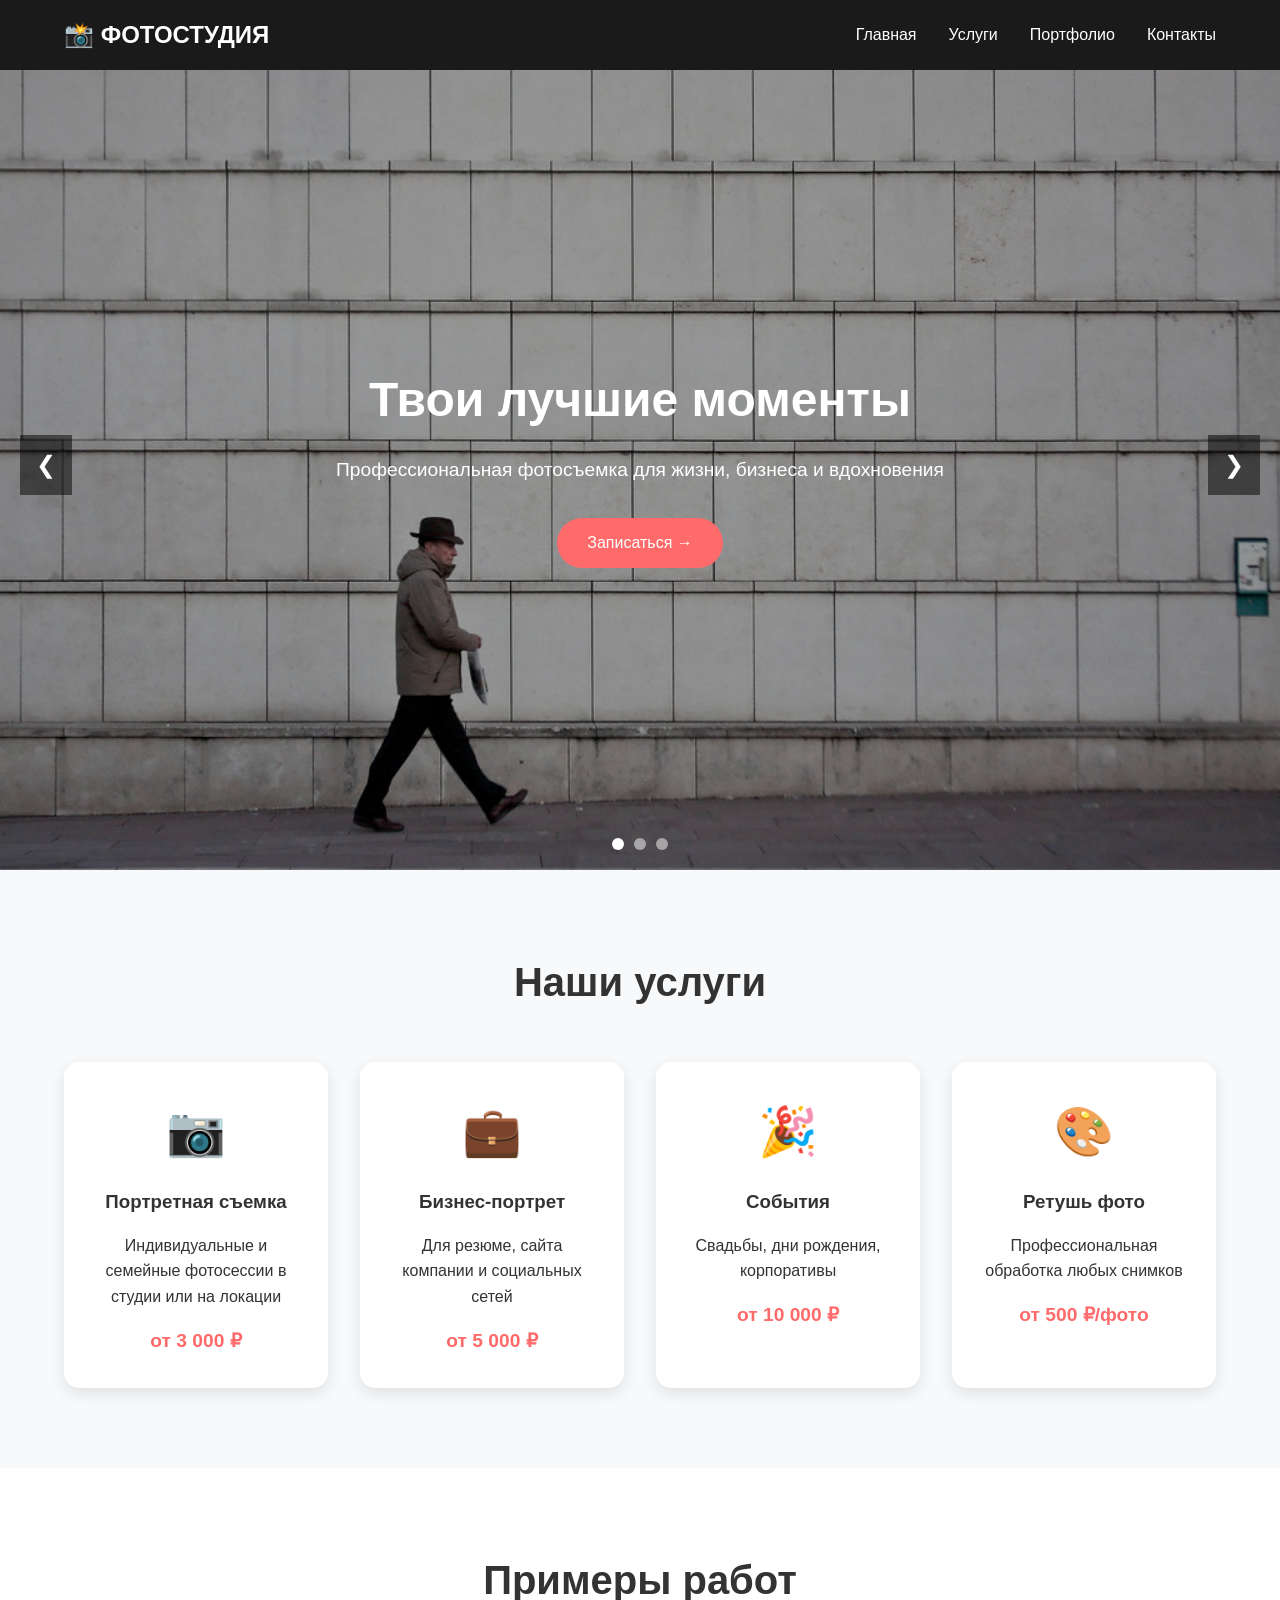
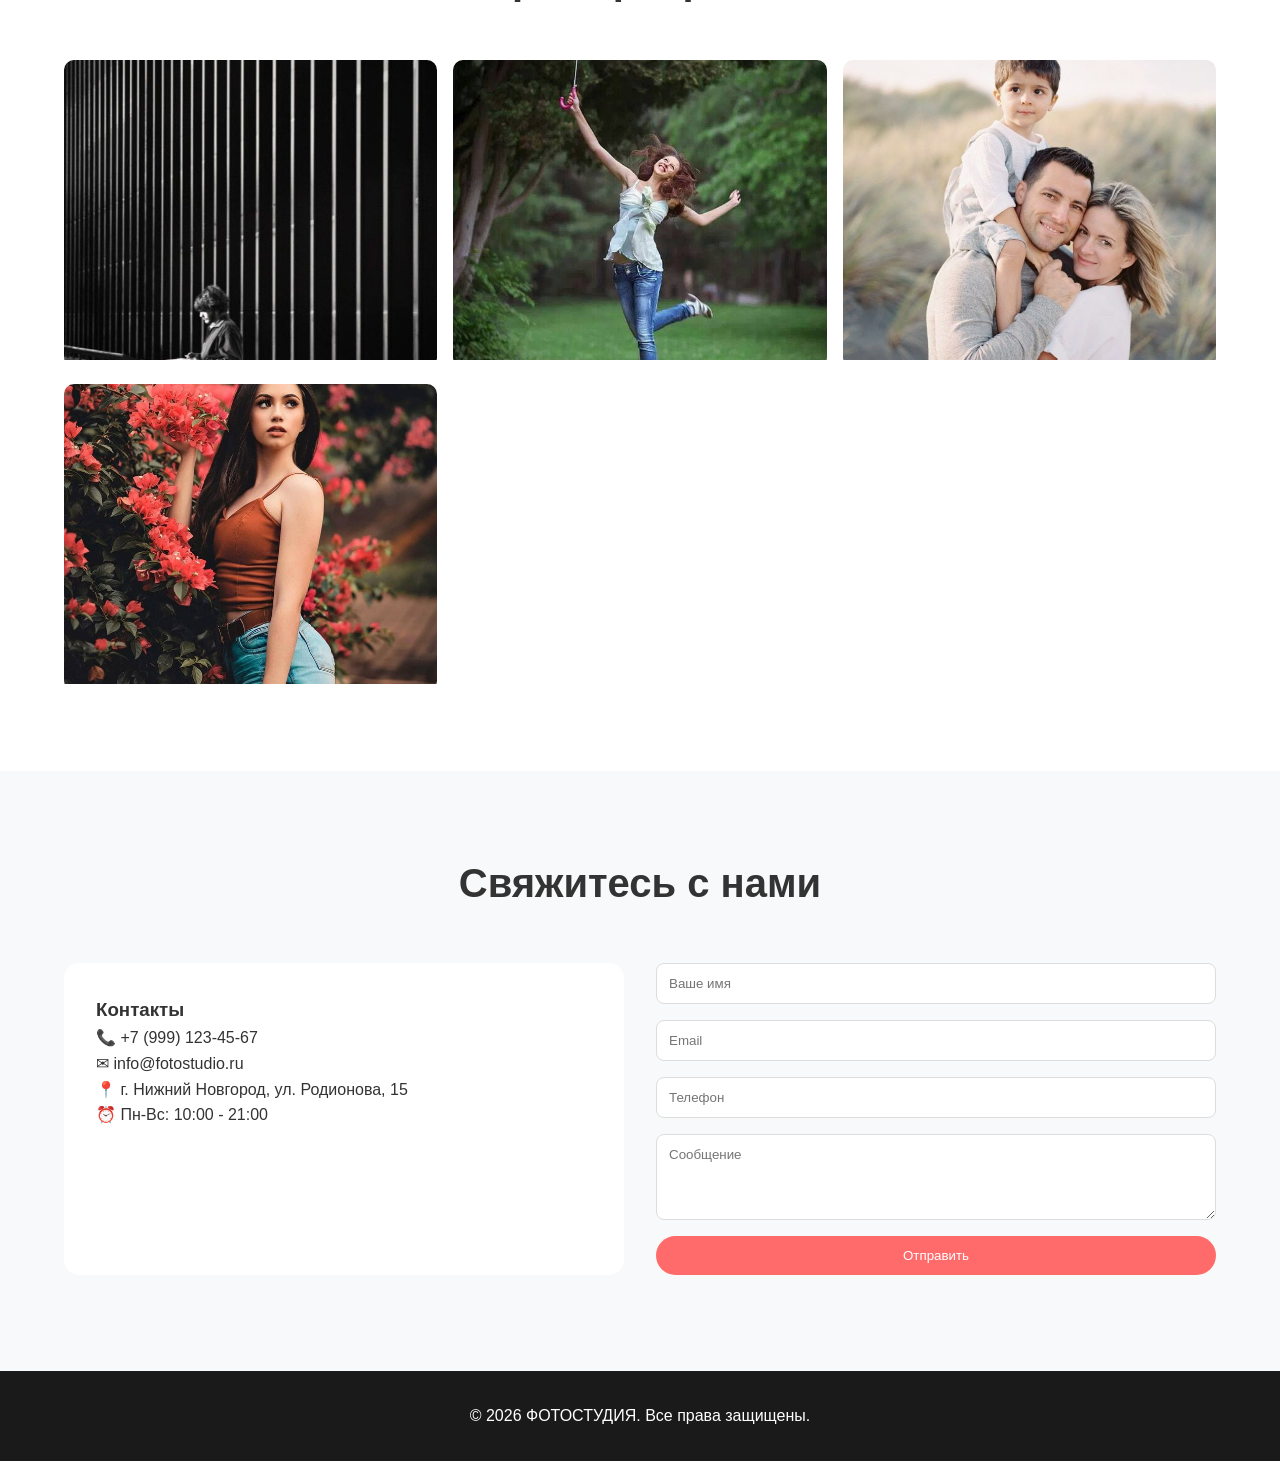
<file: index.html>
<!DOCTYPE html>
<html lang="ru">
<head>
    <meta charset="UTF-8">
    <meta name="viewport" content="width=device-width, initial-scale=1.0">
    <title>Фотостудия | Профессиональная фотосъемка</title>
    <link rel="stylesheet" href="css/style.css">
</head>
<body>
    <header>
        <nav>
            <div class="logo">
                <h1>📸 ФОТОСТУДИЯ</h1>
            </div>
            <ul class="nav-links">
                <li><a href="#home">Главная</a></li>
                <li><a href="#services">Услуги</a></li>
                <li><a href="#portfolio">Портфолио</a></li>
                <li><a href="#contact">Контакты</a></li>
            </ul>
        </nav>
    </header>

    <!-- СЛАЙДЕР -->
    <section id="home" class="hero-slider">
        <div class="slider-container">
            <div class="slide active" style="background-image: linear-gradient(rgba(0,0,0,0.4), rgba(0,0,0,0.4)), url('images/slide1.jpg')">
                <div class="slide-content">
                    <h1>Твои лучшие моменты</h1>
                    <p>Профессиональная фотосъемка для жизни, бизнеса и вдохновения</p>
                    <a href="#contact" class="btn">Записаться →</a>
                </div>
            </div>
            <div class="slide" style="background-image: linear-gradient(rgba(0,0,0,0.4), rgba(0,0,0,0.4)), url('images/slide2.jpg')">
                <div class="slide-content">
                    <h1>Студия с душой</h1>
                    <p>Современное оборудование и уютная атмосфера</p>
                    <a href="#contact" class="btn">Забронировать →</a>
                </div>
            </div>
            <div class="slide" style="background-image: linear-gradient(rgba(0,0,0,0.4), rgba(0,0,0,0.4)), url('images/slide3.jpg')">
                <div class="slide-content">
                    <h1>Профессиональная съемка</h1>
                    <p>Поможем создать идеальные фото</p>
                    <a href="#contact" class="btn">Узнать цены →</a>
                </div>
            </div>
        </div>
        <button class="slider-btn prev" onclick="changeSlide(-1)">❮</button>
        <button class="slider-btn next" onclick="changeSlide(1)">❯</button>
        <div class="slider-dots">
            <span class="dot active" onclick="currentSlide(0)"></span>
            <span class="dot" onclick="currentSlide(1)"></span>
            <span class="dot" onclick="currentSlide(2)"></span>
        </div>
    </section>

    <!-- УСЛУГИ -->
    <section id="services" class="services">
        <h2>Наши услуги</h2>
        <div class="service-cards">
            <div class="card">
                <div class="card-icon">📷</div>
                <h3>Портретная съемка</h3>
                <p>Индивидуальные и семейные фотосессии в студии или на локации</p>
                <p class="price">от 3 000 ₽</p>
            </div>
            <div class="card">
                <div class="card-icon">💼</div>
                <h3>Бизнес-портрет</h3>
                <p>Для резюме, сайта компании и социальных сетей</p>
                <p class="price">от 5 000 ₽</p>
            </div>
            <div class="card">
                <div class="card-icon">🎉</div>
                <h3>События</h3>
                <p>Свадьбы, дни рождения, корпоративы</p>
                <p class="price">от 10 000 ₽</p>
            </div>
            <div class="card">
                <div class="card-icon">🎨</div>
                <h3>Ретушь фото</h3>
                <p>Профессиональная обработка любых снимков</p>
                <p class="price">от 500 ₽/фото</p>
            </div>
        </div>
    </section>

    <!-- ПОРТФОЛИО -->
    <section id="portfolio" class="portfolio">
        <h2>Примеры работ</h2>
        <div class="gallery">
            <div class="gallery-item">
                <img src="images/portfolio1.jpg" alt="Фотосессия 1">
            </div>
            <div class="gallery-item">
                <img src="images/portfolio2.jpg" alt="Фотосессия 2">
            </div>
            <div class="gallery-item">
                <img src="images/portfolio3.jpg" alt="Фотосессия 3">
            </div>
            <div class="gallery-item">
                <img src="images/portfolio4.jpg" alt="Фотосессия 4">
            </div>
        </div>
    </section>

    <!-- КОНТАКТЫ -->
    <section id="contact" class="contact">
        <h2>Свяжитесь с нами</h2>
        <div class="contact-container">
            <div class="contact-info">
                <h3>Контакты</h3>
                <p>📞 +7 (999) 123-45-67</p>
                <p>✉ info@fotostudio.ru</p>
                <p>📍 г. Нижний Новгород, ул. Родионова, 15</p>
                <p>⏰ Пн-Вс: 10:00 - 21:00</p>
            </div>
            <form id="contact-form" class="contact-form">
                <input type="text" id="name" name="Name" placeholder="Ваше имя" required>
                <input type="email" id="email" name="Email" placeholder="Email" required>
                <input type="tel" id="phone" name="Phone" placeholder="Телефон">
                <textarea id="message" name="Message" placeholder="Сообщение" rows="4" required></textarea>
                <button type="submit" class="btn">Отправить</button>
            </form>
        </div>
        <div id="form-status" class="form-status"></div>
    </section>

    <footer>
        <p>© 2026 ФОТОСТУДИЯ. Все права защищены.</p>
    </footer>

    <script src="js/script.js"></script>
</body>
</html>
</file>
<file: css/style.css>
﻿* {
    margin: 0;
    padding: 0;
    box-sizing: border-box;
}

body {
    font-family: 'Segoe UI', Tahoma, Geneva, Verdana, sans-serif;
    line-height: 1.6;
    color: #333;
}

/* ШАПКА */
header {
    background: #1a1a1a;
    color: white;
    padding: 1rem 5%;
    position: fixed;
    width: 100%;
    top: 0;
    z-index: 100;
}

nav {
    display: flex;
    justify-content: space-between;
    align-items: center;
    max-width: 1200px;
    margin: 0 auto;
}

.logo h1 {
    font-size: 1.5rem;
}

.nav-links {
    display: flex;
    list-style: none;
    gap: 2rem;
}

    .nav-links a {
        color: white;
        text-decoration: none;
        transition: color 0.3s;
    }

        .nav-links a:hover {
            color: #ff6b6b;
        }

/* СЛАЙДЕР */
.hero-slider {
    position: relative;
    height: 90vh;
    margin-top: 60px;
    overflow: hidden;
}

.slider-container {
    position: relative;
    height: 100%;
}

.slide {
    position: absolute;
    top: 0;
    left: 0;
    width: 100%;
    height: 100%;
    background-size: cover;
    background-position: center;
    opacity: 0;
    transition: opacity 0.5s ease;
    display: flex;
    align-items: center;
    justify-content: center;
    text-align: center;
    color: white;
}

    .slide.active {
        opacity: 1;
    }

.slide-content h1 {
    font-size: 3rem;
    margin-bottom: 1rem;
}

.slide-content p {
    font-size: 1.2rem;
    margin-bottom: 2rem;
}

.slider-btn {
    position: absolute;
    top: 50%;
    transform: translateY(-50%);
    background: rgba(0,0,0,0.5);
    color: white;
    border: none;
    padding: 1rem;
    cursor: pointer;
    font-size: 1.5rem;
    z-index: 10;
    transition: background 0.3s;
}

    .slider-btn:hover {
        background: rgba(0,0,0,0.8);
    }

.prev {
    left: 20px;
}

.next {
    right: 20px;
}

.slider-dots {
    position: absolute;
    bottom: 20px;
    left: 50%;
    transform: translateX(-50%);
    display: flex;
    gap: 10px;
}

.dot {
    width: 12px;
    height: 12px;
    background: rgba(255,255,255,0.5);
    border-radius: 50%;
    cursor: pointer;
    transition: background 0.3s;
}

    .dot.active {
        background: white;
    }

.btn {
    display: inline-block;
    padding: 12px 30px;
    background: #ff6b6b;
    color: white;
    text-decoration: none;
    border-radius: 50px;
    transition: transform 0.3s, background 0.3s;
    border: none;
    cursor: pointer;
}

    .btn:hover {
        background: #ff5252;
        transform: translateY(-3px);
    }

/* УСЛУГИ */
.services {
    padding: 5rem 5%;
    background: #f8f9fa;
}

    .services h2 {
        text-align: center;
        font-size: 2.5rem;
        margin-bottom: 3rem;
    }

.service-cards {
    display: grid;
    grid-template-columns: repeat(auto-fit, minmax(250px, 1fr));
    gap: 2rem;
    max-width: 1200px;
    margin: 0 auto;
}

.card {
    background: white;
    padding: 2rem;
    border-radius: 15px;
    text-align: center;
    box-shadow: 0 5px 15px rgba(0,0,0,0.1);
    transition: transform 0.3s;
}

    .card:hover {
        transform: translateY(-10px);
    }

.card-icon {
    font-size: 3rem;
    margin-bottom: 1rem;
}

.card h3 {
    margin-bottom: 1rem;
    color: #333;
}

.price {
    margin-top: 1rem;
    font-size: 1.2rem;
    color: #ff6b6b;
    font-weight: bold;
}

/* ПОРТФОЛИО */
.portfolio {
    padding: 5rem 5%;
}

    .portfolio h2 {
        text-align: center;
        font-size: 2.5rem;
        margin-bottom: 3rem;
    }

.gallery {
    display: grid;
    grid-template-columns: repeat(auto-fit, minmax(300px, 1fr));
    gap: 1rem;
    max-width: 1200px;
    margin: 0 auto;
}

.gallery-item {
    overflow: hidden;
    border-radius: 10px;
}

    .gallery-item img {
        width: 100%;
        height: 300px;
        object-fit: cover;
        transition: transform 0.3s;
    }

        .gallery-item img:hover {
            transform: scale(1.05);
        }

/* КОНТАКТЫ */
.contact {
    padding: 5rem 5%;
    background: #f8f9fa;
}

    .contact h2 {
        text-align: center;
        font-size: 2.5rem;
        margin-bottom: 3rem;
    }

.contact-container {
    display: grid;
    grid-template-columns: 1fr 1fr;
    gap: 2rem;
    max-width: 1200px;
    margin: 0 auto;
}

.contact-info {
    background: white;
    padding: 2rem;
    border-radius: 15px;
}

.contact-form {
    display: flex;
    flex-direction: column;
    gap: 1rem;
}

    .contact-form input,
    .contact-form textarea {
        padding: 12px;
        border: 1px solid #ddd;
        border-radius: 8px;
        font-family: inherit;
    }

.form-status {
    text-align: center;
    margin-top: 1rem;
}

footer {
    background: #1a1a1a;
    color: white;
    text-align: center;
    padding: 2rem;
}

/* АДАПТАЦИЯ */
@media (max-width: 768px) {
    .nav-links {
        display: none;
    }

    .slide-content h1 {
        font-size: 2rem;
    }

    .contact-container {
        grid-template-columns: 1fr;
    }
}
</file>
